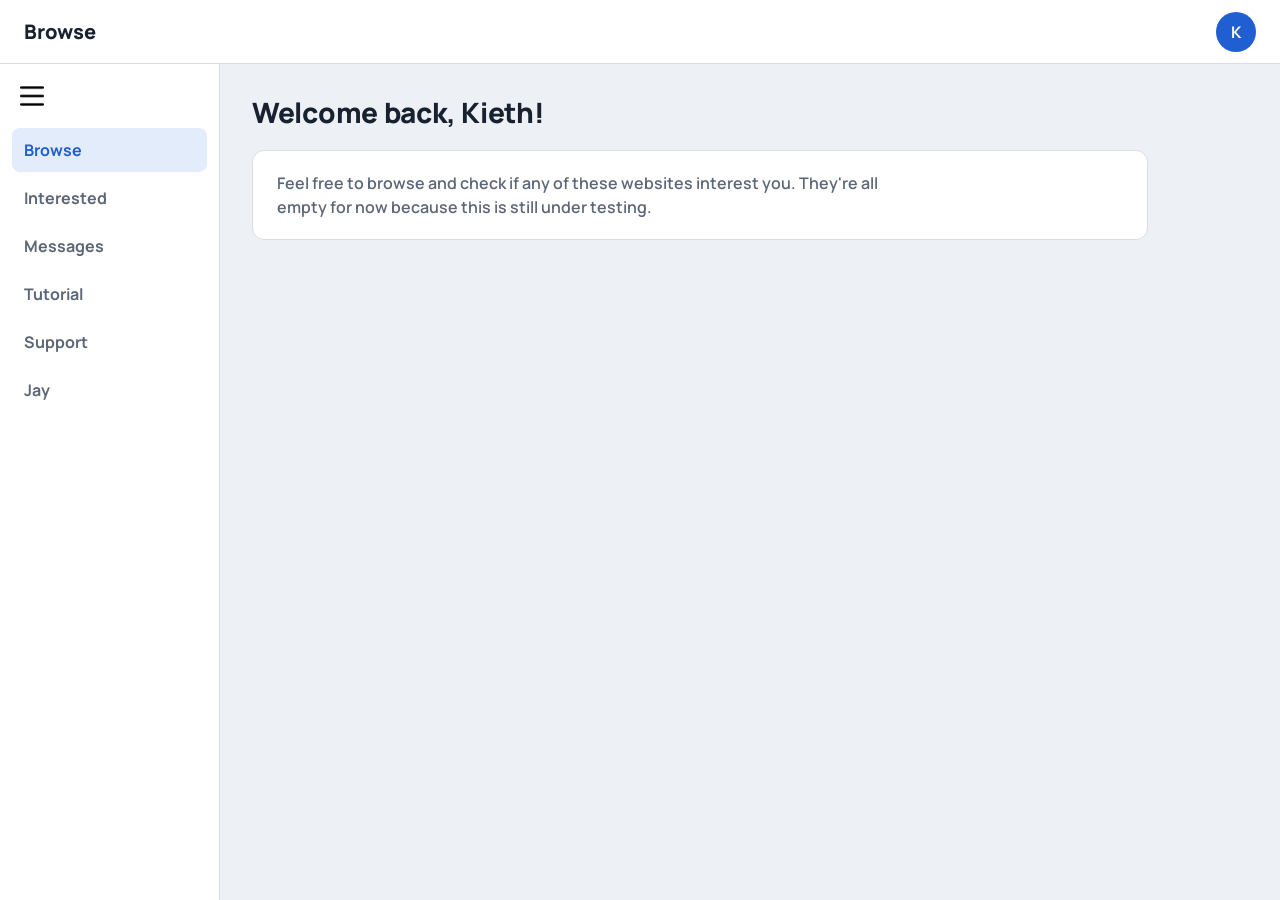
<file: index.html>
<!DOCTYPE html>
<html lang="en">
<head>
    <meta charset="UTF-8">
    <meta name="viewport" content="width=device-width, initial-scale=1">
    <title>Browse - Website</title>
    <link rel="icon" type="image/png" href="Icons/dashboard.png">
    <link rel="preconnect" href="https://fonts.googleapis.com">
    <link rel="preconnect" href="https://fonts.gstatic.com" crossorigin>
    <link rel="stylesheet" href="https://fonts.googleapis.com/css2?family=Manrope:wght@500;700;800&display=swap">
    <link rel="stylesheet" href="style.css">
</head>
<body>
<div class="parent">
 
    <header class="top">
        <div class="header-left">
            <span class="app-brand-name">Browse</span>
        </div>
        <div class="header-right">
            <div class="profile-avatar" aria-label="Your profile">K</div>
        </div>
    </header>
 
    <nav class="navigation">
        <div class="nav-logo">
            <a href="#" id="menuToggle" aria-label="Toggle menu">
                <img src="Icons/hamburger.png" alt="" class="sidebar-logo">
            </a>
        </div>
        <ul id="navLinks">
            <li><a class="cbrowse" href="index.html" aria-current="page">Browse</a></li>
            <li><a class="cprojects" href="interested.html">Interested</a></li>
            <li><a class="cmessages" href="messages.html">Messages</a></li>
            <li><a class="ctutorial" href="tutorial.html">Tutorial</a></li>
            <li><a class="csupport" href="support.html">Support</a></li>
            <li><a class='jay' href="jay.html">Jay</a></li>
        </ul>
    </nav>
 
    <main class="div3">
        <h2 class="welcome-text">Welcome back, Kieth!</h2>
        <div class="dashboard-grid">
            <div class="stat-card">
                <h4>Feel free to browse and check if any of these websites interest you. They're all empty for now because this is still under testing.</h4>
            </div>
        </div>
    </main>
 
</div>
<script src="script.js"></script>
</body>
</html>
</file>
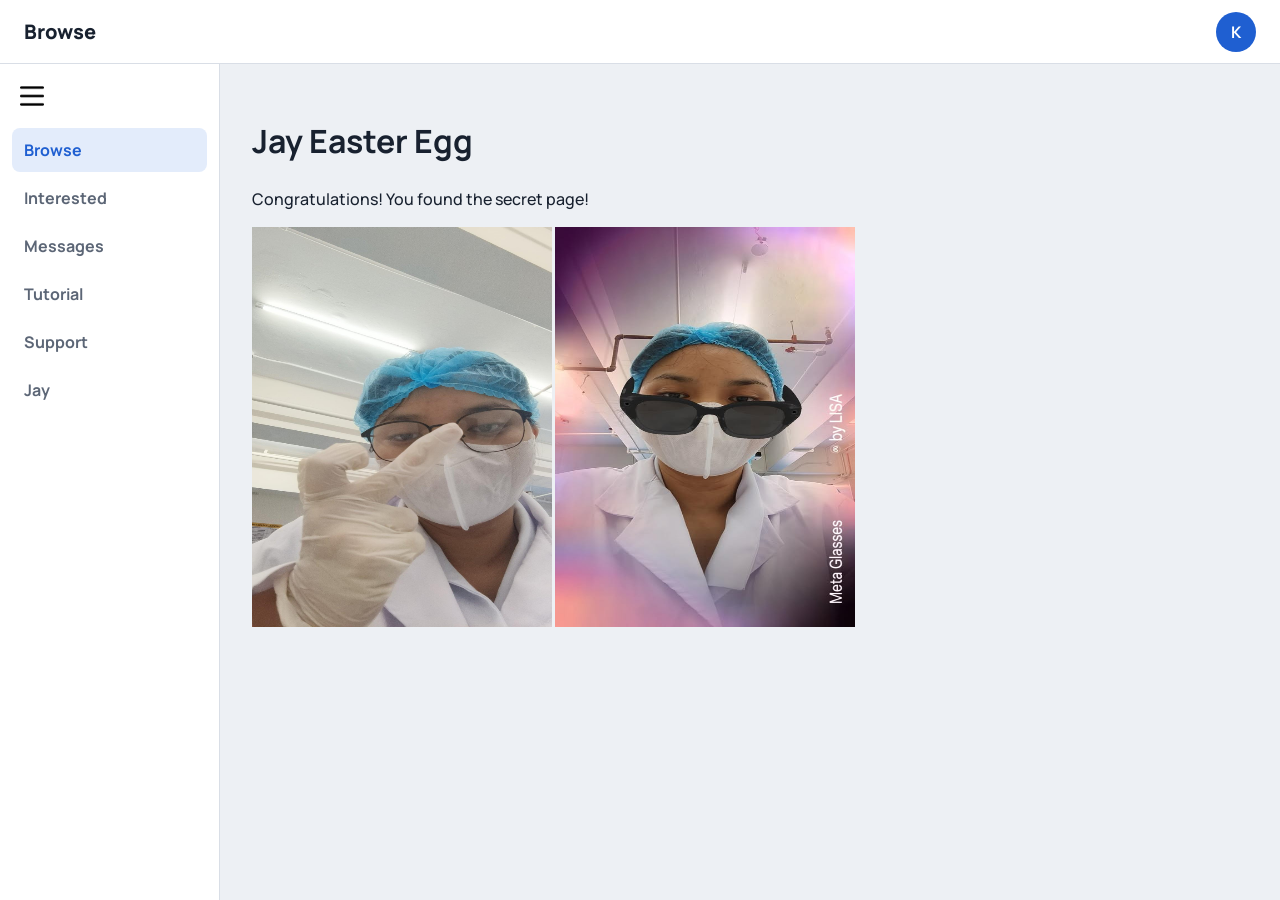
<file: jay.html>
<!DOCTYPE html>
<html lang="en">
<head>
    <meta charset="UTF-8">
    <meta name="viewport" content="width=device-width, initial-scale=1">
    <title>Jay Easter Egg</title>
    <link rel="icon" type="image/png" href="Icons/dashboard.png">
    <link rel="preconnect" href="https://fonts.googleapis.com">
    <link rel="preconnect" href="https://fonts.gstatic.com" crossorigin>
    <link rel="stylesheet" href="https://fonts.googleapis.com/css2?family=Manrope:wght@500;700;800&display=swap">
    <link rel="stylesheet" href="style.css">
</head>
<body>
<div class="parent">
 
    <header class="top">
        <div class="header-left">
            <span class="app-brand-name">Browse</span>
        </div>
        <div class="header-right">
            <div class="profile-avatar" aria-label="Your profile">K</div>
        </div>
    </header>
 
    <nav class="navigation">
        <div class="nav-logo">
            <a href="#" id="menuToggle" aria-label="Toggle menu">
                <img src="Icons/hamburger.png" alt="" class="sidebar-logo">
            </a>
        </div>
        <ul id="navLinks">
            <li><a class="cbrowse" href="index.html" aria-current="page">Browse</a></li>
            <li><a class="cprojects" href="interested.html">Interested</a></li>
            <li><a class="cmessages" href="messages.html">Messages</a></li>
            <li><a class="ctutorial" href="tutorial.html">Tutorial</a></li>
            <li><a class="csupport" href="support.html">Support</a></li>
            <li><a class='jay' href="jay.html">Jay</a></li>
        </ul>
    </nav>
 
    <main class="div3">
        <h1>Jay Easter Egg</h1>
        <p>Congratulations! You found the secret page!</p>
        <img src="images/jay.png" alt="Eto si Jay" width="300" height="400">
        <img src="images/jayfilter.png" alt="Eto si Jay" width="300" height="400">
    </main>
 
</div>
<script src="script.js"></script>
</body>
</html>
</file>
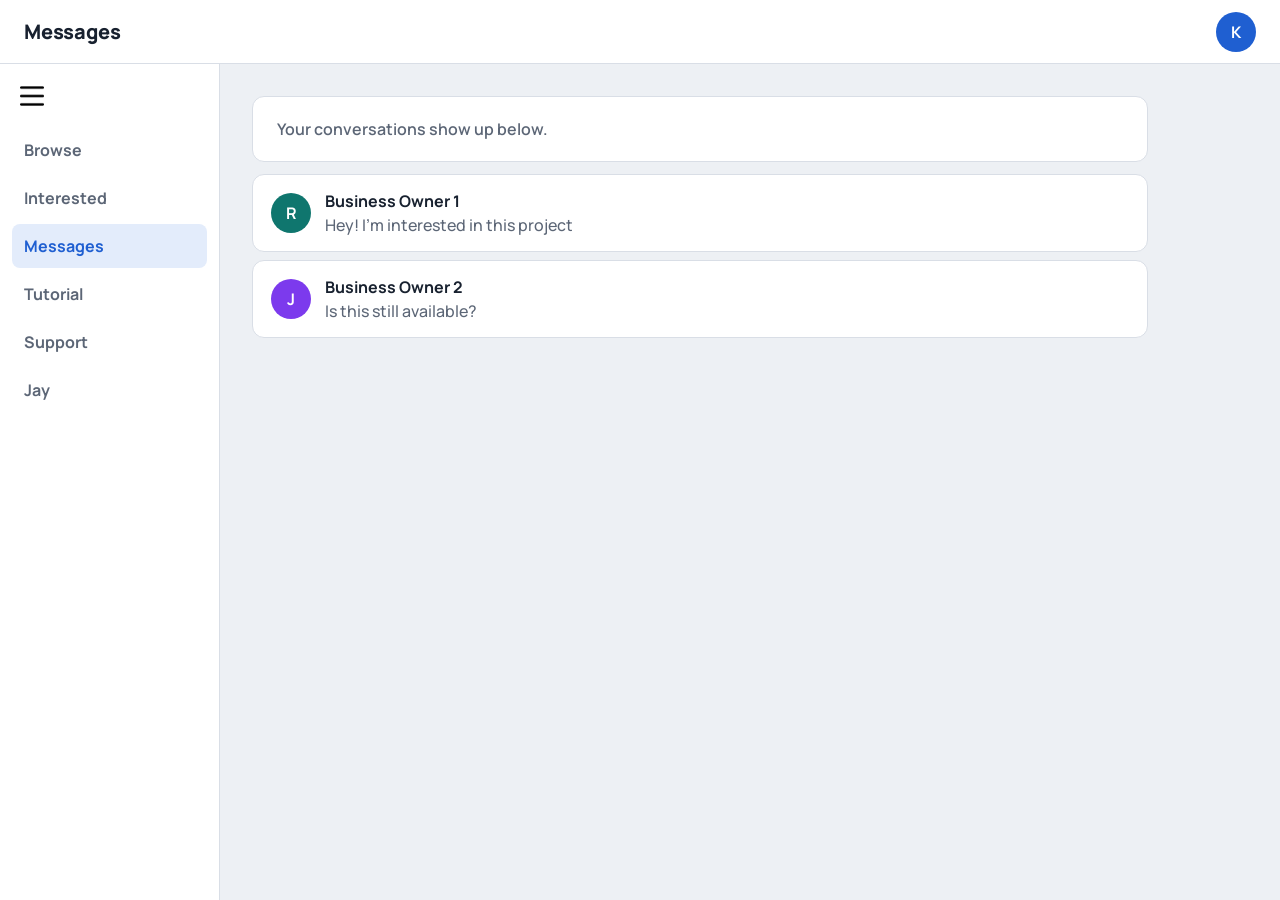
<file: messages.html>
<!DOCTYPE html>
<html lang="en">
<head>
    <meta charset="UTF-8">
    <meta name="viewport" content="width=device-width, initial-scale=1">
    <title>Messages - Website</title>
    <link rel="icon" type="image/png" href="Icons/messages.png">
    <link rel="preconnect" href="https://fonts.googleapis.com">
    <link rel="preconnect" href="https://fonts.gstatic.com" crossorigin>
    <link rel="stylesheet" href="https://fonts.googleapis.com/css2?family=Manrope:wght@500;700;800&display=swap">
    <link rel="stylesheet" href="style.css">
</head>
<body>
<div class="parent">
 
    <header class="top">
        <div class="header-left">
            <span class="app-brand-name">Messages</span>
        </div>
        <div class="header-right">
            <div class="profile-avatar" aria-label="Your profile">K</div>
        </div>
    </header>
 
    <nav class="navigation">
        <div class="nav-logo">
            <a href="#" id="menuToggle" aria-label="Toggle menu">
                <img src="Icons/hamburger.png" alt="" class="sidebar-logo">
            </a>
        </div>
        <ul id="navLinks">
            <li><a class="cbrowse" href="index.html">Browse</a></li>
            <li><a class="cprojects" href="interested.html">Interested</a></li>
            <li><a class="cmessages" href="messages.html" aria-current="page">Messages</a></li>
            <li><a class="ctutorial" href="tutorial.html">Tutorial</a></li>
            <li><a class="csupport" href="support.html">Support</a></li>
            <li><a class='jay' href="jay.html">Jay</a></li>
        </ul>
    </nav>
 
    <main class="div3">
        <div class="dashboard-grid">
            <div class="stat-card">
                <h4>Your conversations show up below.</h4>
            </div>
            <div class="chat-container">
                <div class="chat-row">
                    <div class="profile-avatar1">R</div>
                    <div class="chat-details">
                        <span class="chat-name">Business Owner 1</span>
                        <p class="chat-preview">Hey! I'm interested in this project</p>
                    </div>
                </div>
                <div class="chat-row">
                    <div class="profile-avatar2">J</div>
                    <div class="chat-details">
                        <span class="chat-name">Business Owner 2</span>
                        <p class="chat-preview">Is this still available?</p>
                    </div>
                </div>
            </div>
        </div>
    </main>
 
</div>
<script src="script.js"></script>
</body>
</html>
</file>
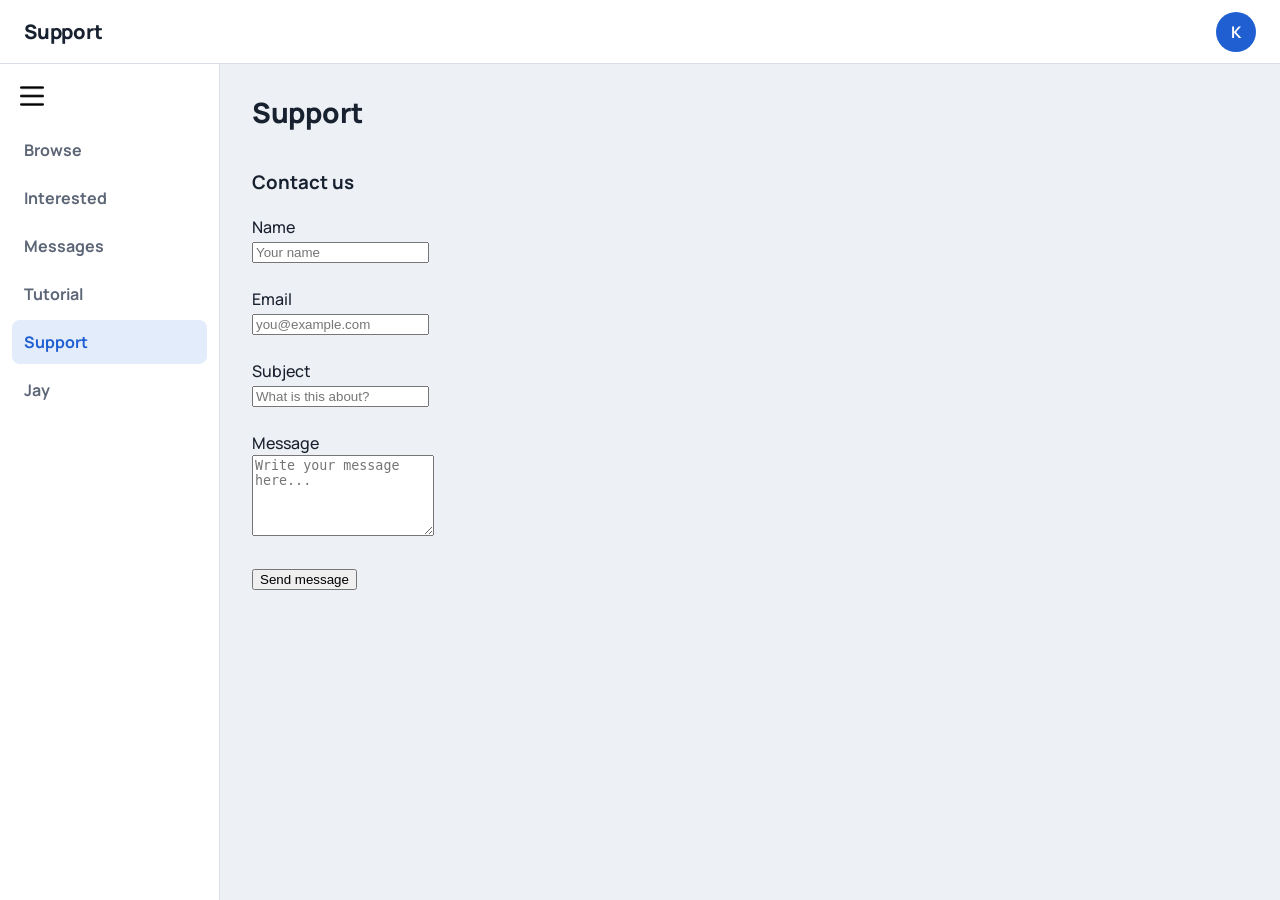
<file: support.html>
<!DOCTYPE html>
<html lang="en">
<head>
    <meta charset="UTF-8">
    <meta name="viewport" content="width=device-width, initial-scale=1">
    <title>Support - Website</title>
    <link rel="icon" type="image/png" href="Icons/dashboard.png">
    <link rel="preconnect" href="https://fonts.googleapis.com">
    <link rel="preconnect" href="https://fonts.gstatic.com" crossorigin>
    <link rel="stylesheet" href="https://fonts.googleapis.com/css2?family=Manrope:wght@500;700;800&display=swap">
    <link rel="stylesheet" href="style.css">
</head>
<body>
<div class="parent">
 
    <header class="top">
        <div class="header-left">
            <span class="app-brand-name">Support</span>
        </div>
        <div class="header-right">
            <div class="profile-avatar" aria-label="Your profile">K</div>
        </div>
    </header>
 
    <nav class="navigation">
        <div class="nav-logo">
            <a href="#" id="menuToggle" aria-label="Toggle menu">
                <img src="Icons/hamburger.png" alt="" class="sidebar-logo">
            </a>
        </div>
        <ul id="navLinks">
            <li><a class="cbrowse" href="index.html">Browse</a></li>
            <li><a class="cprojects" href="interested.html">Interested</a></li>
            <li><a class="cmessages" href="messages.html">Messages</a></li>
            <li><a class="ctutorial" href="tutorial.html">Tutorial</a></li>
            <li><a class="csupport" href="support.html" aria-current="page">Support</a></li>
            <li><a class='jay' href="jay.html">Jay</a></li>
        </ul>
    </nav>
 
    <main class="div3">
        <h2 class="welcome-text">Support</h2>
        <div class="dashboard-grid">
 
            <section class="contact-card">
                <h3 class="section-title">Contact us</h3>
                <form class="contact-form" action="#" method="post">
 
                    <label for="name">Name</label><br>
                    <input type="text" id="name" name="name" placeholder="Your name" required><br><br>
 
                    <label for="email">Email</label><br>
                    <input type="email" id="email" name="email" placeholder="you@example.com" required><br><br>
 
                    <label for="subject">Subject</label><br>
                    <input type="text" id="subject" name="subject" placeholder="What is this about?"><br><br>
 
                    <label for="message">Message</label><br>
                    <textarea id="message" name="message" rows="5" placeholder="Write your message here..." required></textarea><br><br>
 
                    <button type="submit" class="contact-btn">Send message</button>
                </form>
            </section>
 
        </div>
    </main>
 
</div>
<script src="script.js"></script>
</body>
</html>
</file>
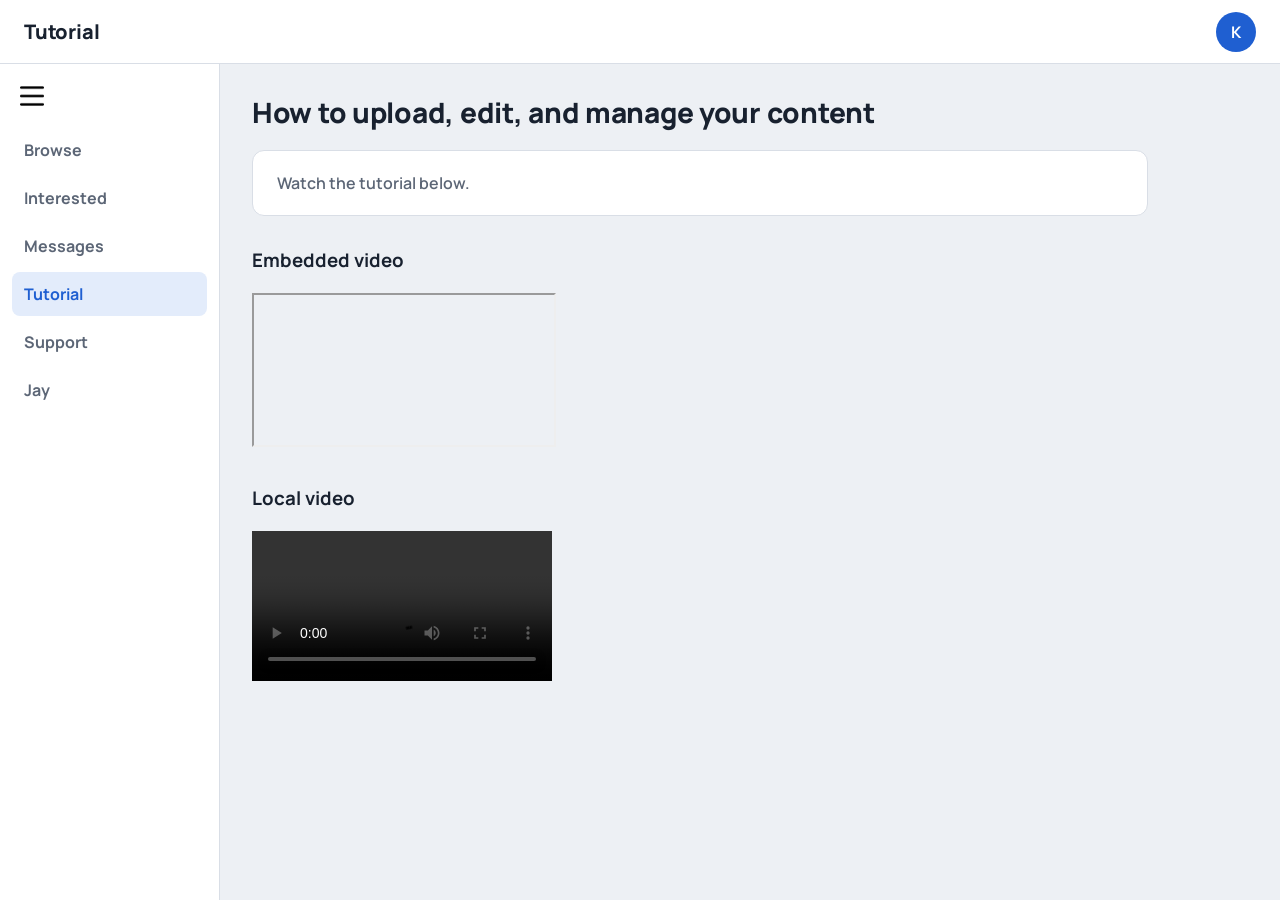
<file: tutorial.html>
<!DOCTYPE html>
<html lang="en">
<head>
    <meta charset="UTF-8">
    <meta name="viewport" content="width=device-width, initial-scale=1">
    <title>Tutorial - Website</title>
    <link rel="icon" type="image/png" href="Icons/dashboard.png">
    <link rel="preconnect" href="https://fonts.googleapis.com">
    <link rel="preconnect" href="https://fonts.gstatic.com" crossorigin>
    <link rel="stylesheet" href="https://fonts.googleapis.com/css2?family=Manrope:wght@500;700;800&display=swap">
    <link rel="stylesheet" href="style.css">
</head>
<body>
<div class="parent">
 
    <header class="top">
        <div class="header-left">
            <span class="app-brand-name">Tutorial</span>
        </div>
        <div class="header-right">
            <div class="profile-avatar" aria-label="Your profile">K</div>
        </div>
    </header>
 
    <nav class="navigation">
        <div class="nav-logo">
            <a href="#" id="menuToggle" aria-label="Toggle menu">
                <img src="Icons/hamburger.png" alt="" class="sidebar-logo">
            </a>
        </div>
        <ul id="navLinks">
            <li><a class="cbrowse" href="index.html">Browse</a></li>
            <li><a class="cprojects" href="interested.html">Interested</a></li>
            <li><a class="cmessages" href="messages.html">Messages</a></li>
            <li><a class="ctutorial" href="tutorial.html" aria-current="page">Tutorial</a></li>
            <li><a class="csupport" href="support.html">Support</a></li>
            <li><a class='jay' href="jay.html">Jay</a></li>
        </ul>
    </nav>
 
    <main class="div3">
        <h2 class="welcome-text">How to upload, edit, and manage your content</h2>
        <div class="dashboard-grid">
 
            <div class="stat-card">
                <h4>Watch the tutorial below.</h4>
            </div>

            <section class="video-card">
                <h3 class="section-title">Embedded video</h3>
                <div class="video-frame">
                    <iframe
                        src="https://www.youtube.com/embed/-HLTAWLCgPM"  
                        title="Tutorial video"
                        allow="accelerometer; autoplay; clipboard-write; encrypted-media; gyroscope; picture-in-picture"
                        allowfullscreen>
                    </iframe>
                </div>
            </section>
 
            <section class="video-card">
                <h3 class="section-title">Local video</h3>
                <div class="video-frame">
                    <video controls preload="metadata">
                        <source src="videos/Surprise.mp4" type="video/mp4">
                    </video>
                </div>
            </section>
        </div>
    </main>
 
</div>
<script src="script.js"></script>
</body>
</html>
</file>
<file: style.css>
:root {
    --bg: #EDF0F4;
    --surface: #fff;
    --ink: #18212F;
    --muted: #5C6676;
    --line: #D9DEE6;
    --accent: #1F5FD1;
    --accent-soft: #E3ECFB;
    --top-h: 64px;
    --side-w: 220px;
}
 
* {
    box-sizing: border-box;
}
 
body {
    margin: 0;
    background: var(--bg);
    color: var(--ink);
    font-family: "Manrope", Arial, sans-serif;
    font-weight: 500;
    line-height: 1.5;
}
 
:focus-visible {
    outline: 3px solid var(--accent);
    outline-offset: 2px;
}
 
.parent {
    display: grid;
    grid-template-columns: var(--side-w) 1fr;
    grid-template-rows: var(--top-h) 1fr;
    grid-template-areas: "top top" "nav main";
    min-height: 100vh;
    transition: grid-template-columns .2s;
}
 
.parent.collapsed {
    --side-w: 64px;
}
 
.top {
    grid-area: top;
    display: flex;
    align-items: center;
    justify-content: space-between;
    padding: 0 24px;
    background: var(--surface);
    border-bottom: 1px solid var(--line);
}
 
.app-brand-name {
    font-size: 1.25rem;
    font-weight: 800;
    letter-spacing: -.01em;
}
 
.header-right {
    display: flex;
    align-items: center;
}
 
.profile-avatar, .profile-avatar1, .profile-avatar2 {
    width: 40px;
    height: 40px;
    border-radius: 50%;
    display: grid;
    place-items: center;
    font-weight: 700;
    color: #fff;
    background: var(--accent);
    flex: none;
}
 
.profile-avatar1 {
    background: #0F766E;
}
 
.profile-avatar2 {
    background: #7C3AED;
}
 
.navigation {
    grid-area: nav;
    background: var(--surface);
    border-right: 1px solid var(--line);
    padding: 12px;
    overflow: hidden;
}
 
.nav-logo a {
    display: inline-flex;
    padding: 8px;
    border-radius: 8px;
}
 
.nav-logo a:hover {
    background: var(--bg);
}
 
.sidebar-logo {
    width: 24px;
    height: 24px;
    display: block;
}
 
#navLinks {
    list-style: none;
    margin: 12px 0 0;
    padding: 0;
    display: grid;
    gap: 4px;
}
 
#navLinks a {
    display: block;
    padding: 10px 12px;
    border-radius: 8px;
    color: var(--muted);
    text-decoration: none;
    font-weight: 700;
    white-space: nowrap;
}
 
#navLinks a:hover {
    background: var(--bg);
    color: var(--ink);
}
 
#navLinks a[aria-current="page"] {
    background: var(--accent-soft);
    color: var(--accent);
}
 
.collapsed #navLinks {
    display: none;
}
 
.div3 {
    grid-area: main;
    padding: 32px;
    width: 100%;
    max-width: 960px;
}
 
.welcome-text {
    margin: 0 0 20px;
    font-size: 1.75rem;
    font-weight: 800;
    letter-spacing: -.01em;
    line-height: 1.2;
}
 
.dashboard-grid {
    display: grid;
    gap: 12px;
}
 
.stat-card, .stat-card1, .chat-row {
    background: var(--surface);
    border: 1px solid var(--line);
    border-radius: 12px;
}
 
.stat-card {
    padding: 20px 24px;
}
 
.stat-card h4 {
    overflow-wrap: anywhere;
    margin: 0;
    max-width: 65ch;
    font-size: 1rem;
    font-weight: 600;
    color: var(--muted);
}
 
.stat-card1 {
    padding: 0;
}
 
.favs {
    display: block;
    padding: 16px 24px;
    color: var(--ink);
    font-weight: 700;
    text-decoration: none;
    border-radius: 12px;
}
 
.favs:hover {
    background: var(--accent-soft);
    color: var(--accent);
}
 
.chat-container {
    display: grid;
    gap: 8px;
}
 
.chat-row {
    display: flex;
    align-items: center;
    gap: 14px;
    padding: 14px 18px;
}
 
.chat-details {
    min-width: 0;
}
 
.chat-name {
    font-weight: 700;
}
 
.chat-preview {
    margin: 0;
    color: var(--muted);
    font-weight: 500;
}
 
@media (max-width: 700px) {
    .parent, .parent.collapsed {
        grid-template-columns: 1fr;
        grid-template-rows: var(--top-h) auto 1fr;
        grid-template-areas: "top" "nav" "main";
    }
 
    .navigation {
        border-right: 0;
        border-bottom: 1px solid var(--line);
        padding: 8px 12px;
    }
 
    .nav-logo {
        display: none;
    }
 
    #navLinks, .collapsed #navLinks {
        display: flex;
        flex-wrap: wrap;
        margin: 0;
    }
 
    .div3 {
        padding: 20px 16px;
    }
}
 
@media (prefers-reduced-motion:reduce) {
    .parent {
        transition: none;
    }
}
 
.logintxt, .logintxt2 {
    display: flex;
    flex-direction: column;
    justify-content: center;
    align-items: center;
    min-height: 100vh;
    gap: 20px;
    padding: 24px;
    font-family: "Manrope", Arial, sans-serif;
}
 
.logintxt {
    background-image: url("https://encrypted-tbn0.gstatic.com/images?q=tbn:ANd9GcQuXZ2_xx4Tz5J0pGA_8HMNKL5GJ9xrTfy7VmGtr7twgrlGWSPS6R2LUz-3rPprOcPv8QzS&s=10");
    background-position: center;
    background-repeat: no-repeat;
    background-size: cover;
    background-attachment: fixed;
}
 
.logintxt2 {
    background: var(--bg);
}
 
.logincard {
    display: flex;
    flex-direction: column;
    align-items: center;
    gap: 16px;
    padding: 32px;
    width: 100%;
    max-width: 380px;
    background: var(--surface);
    border: 1px solid var(--line);
    border-radius: 16px;
    box-shadow: 0 8px 24px rgba(24, 33, 47, .08);
}
 
.logincard input, .password-wrapper input {
    width: 100%;
    padding: 11px 12px;
    font: inherit;
    border: 1px solid var(--line);
    border-radius: 8px;
    background: var(--surface);
    color: var(--ink);
}
 
.logincard input:focus, .password-wrapper input:focus {
    outline: none;
    border-color: var(--accent);
    box-shadow: 0 0 0 3px var(--accent-soft);
}
 
.password-wrapper {
    position: relative;
    width: 100%;
}
 
.password-wrapper input {
    padding-right: 44px;
}
 
.toggle-password {
    position: absolute;
    right: 12px;
    top: 50%;
    transform: translateY(-50%);
    cursor: pointer;
    user-select: none;
}
 
.loginbtn {
    width: 100%;
    padding: 11px 16px;
    font: inherit;
    font-weight: 700;
    color: #fff;
    background: var(--accent);
    border: 0;
    border-radius: 8px;
    cursor: pointer;
}
 
.loginbtn:hover {
    background: #184EAE;
}
 
.indextitle {
    text-align: center;
}
 
.noaccount {
    text-align: center;
    margin-top: 4px;
    color: var(--muted);
}
 
.sign_in {
    color: var(--accent);
    font-weight: 700;
    text-decoration: none;
}
 
.sign_in:hover {
    text-decoration: underline;
}
 
.header-right {
    gap: 15px;
}
 
.header-search {
    width: 180px;
    padding: 8px 14px;
    font: inherit;
    border: 1px solid var(--line);
    border-radius: 8px;
    background: var(--surface);
}
 
.header-search:focus {
    outline: none;
    border-color: var(--accent);
    box-shadow: 0 0 0 3px var(--accent-soft);
}
 
.dashboard-grid2 {
    display: grid;
    gap: 12px;
    width: 100%;
}
 
.schedule-item {
    display: flex;
    justify-content: space-between;
    align-items: center;
}
 
.time {
    text-align: right;
}
</file>
